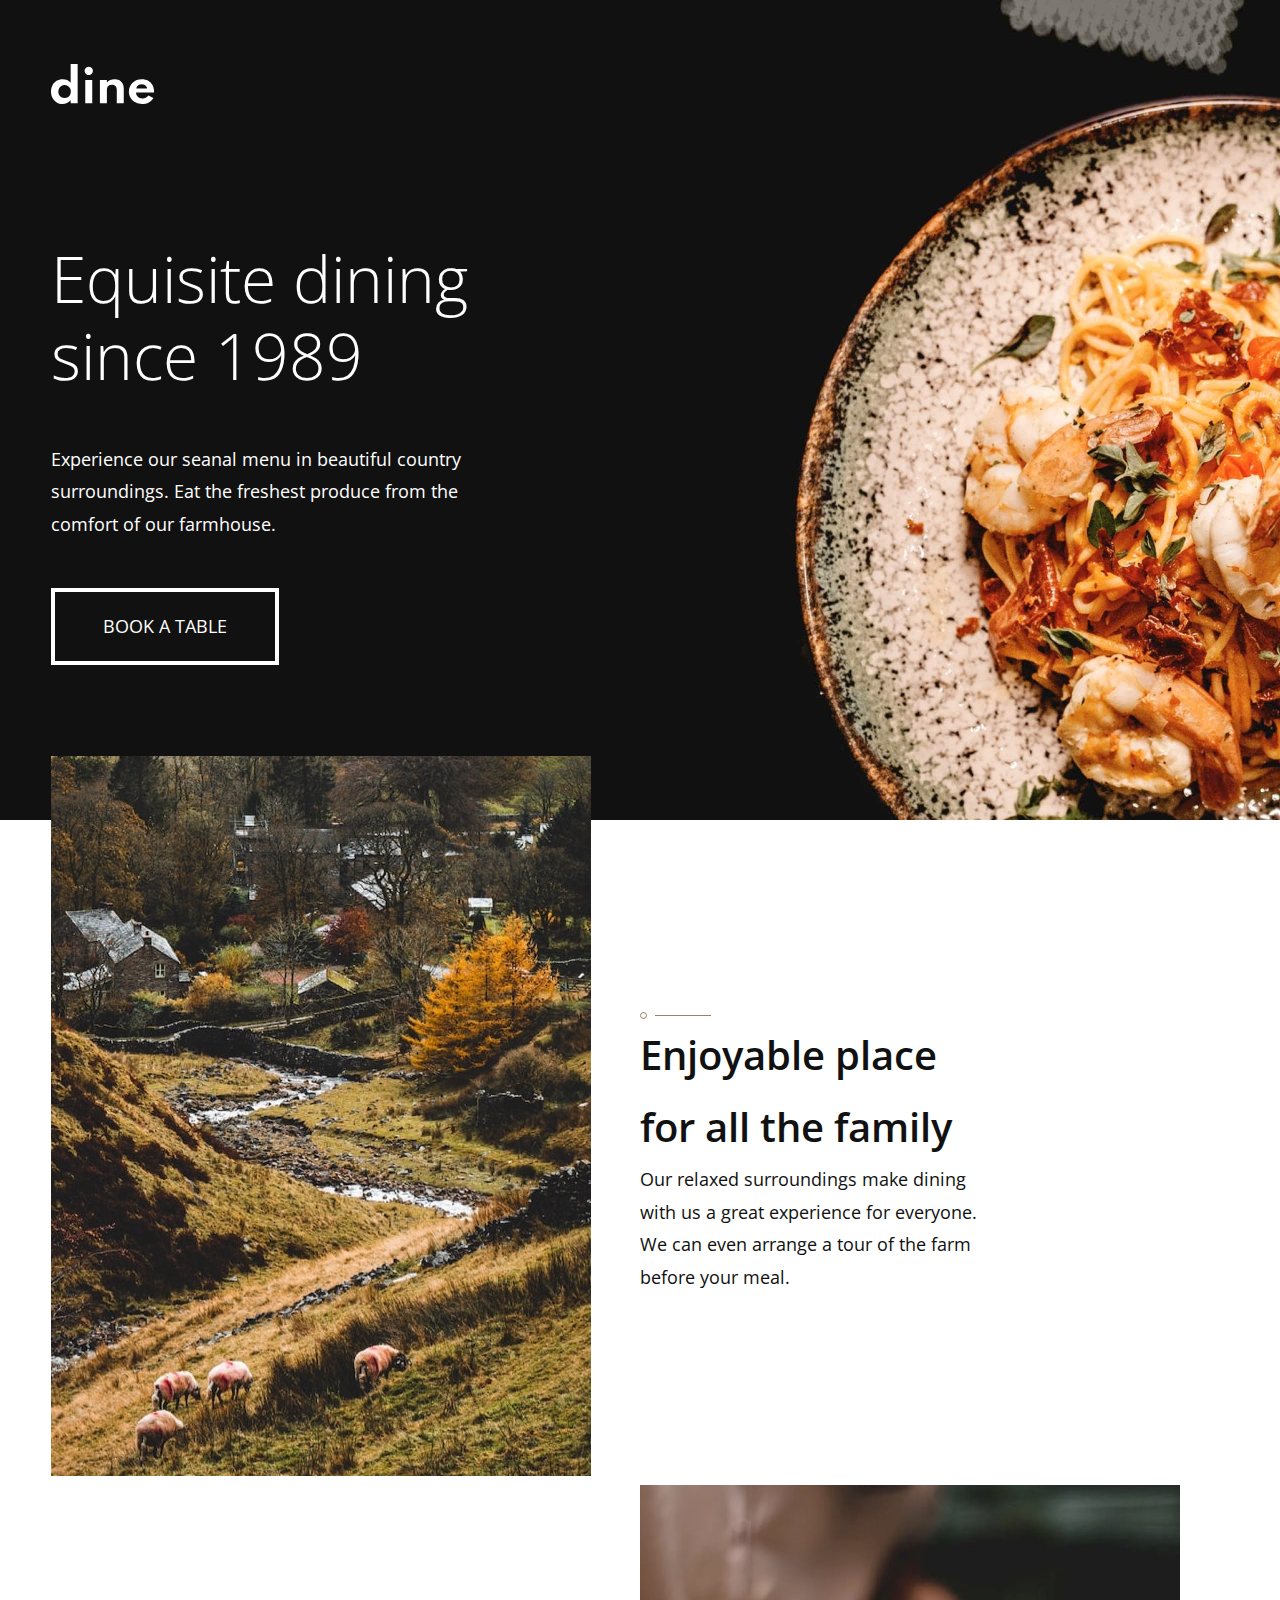
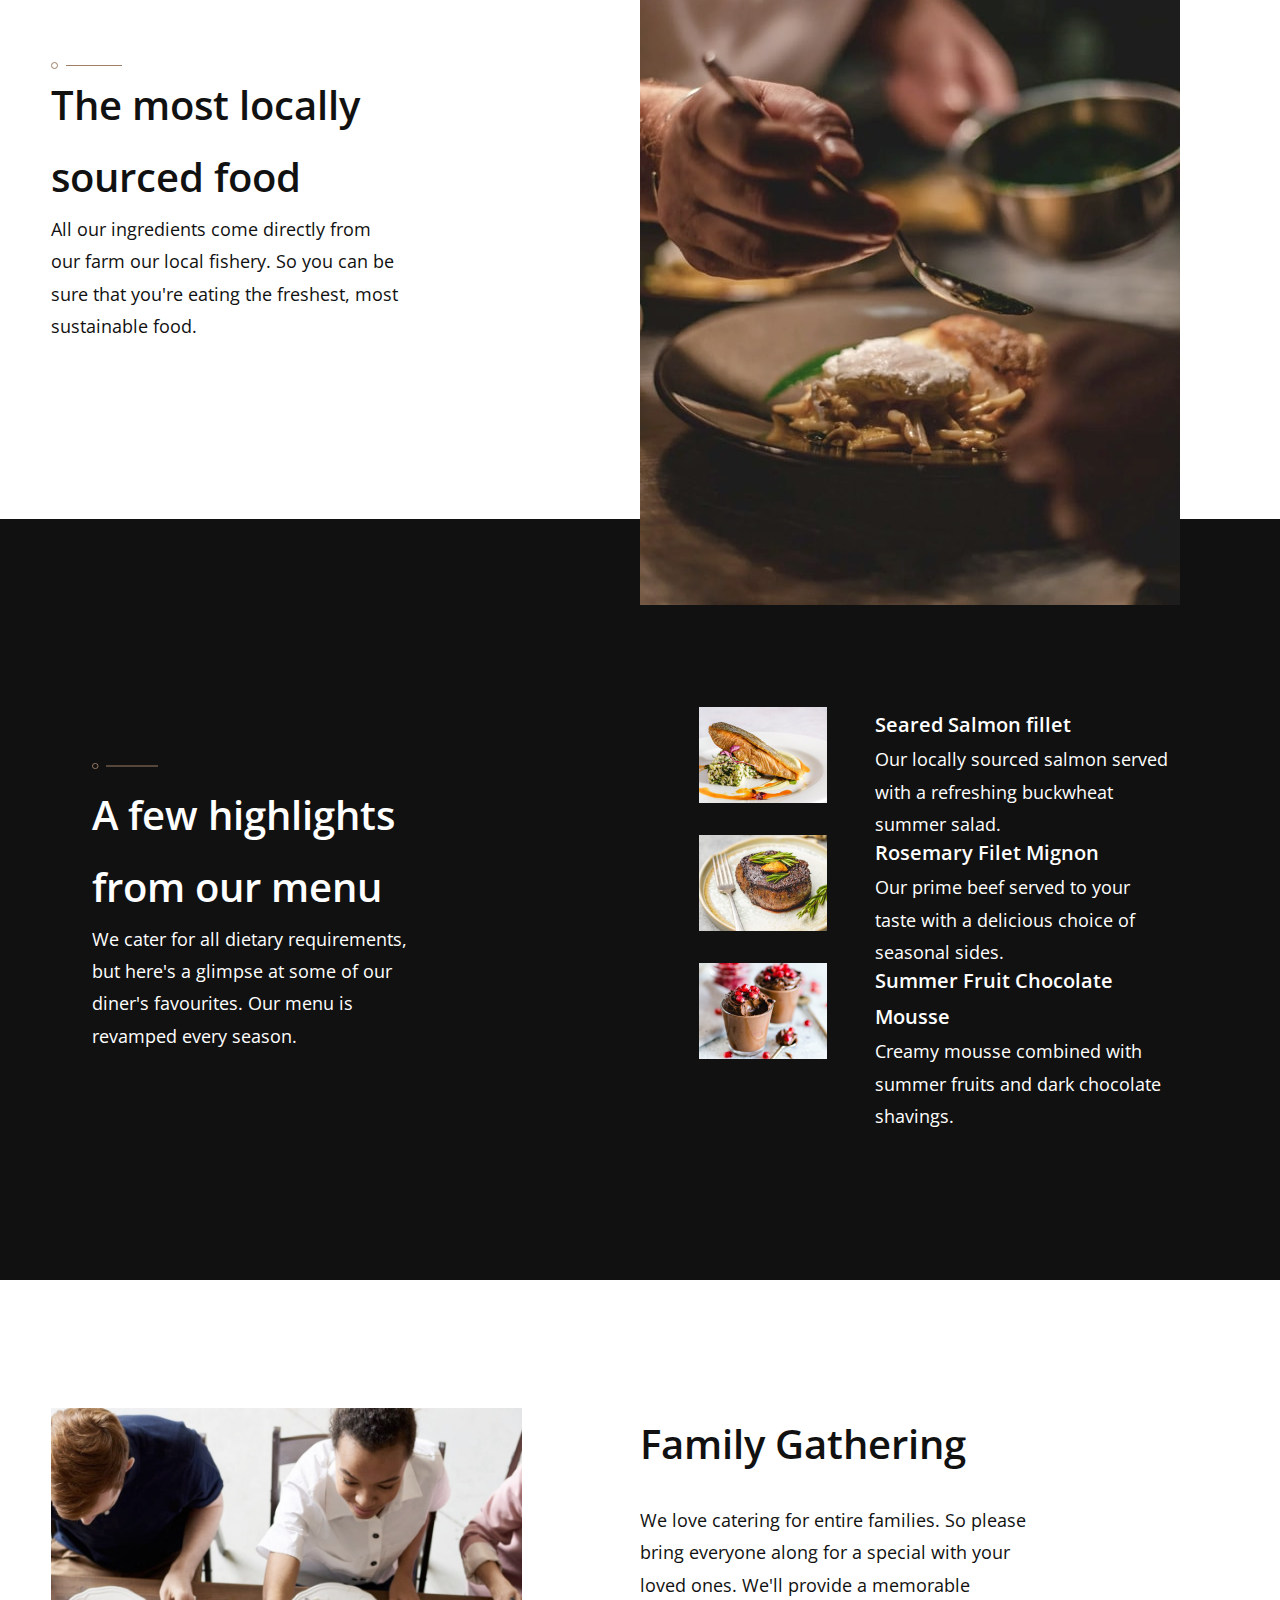
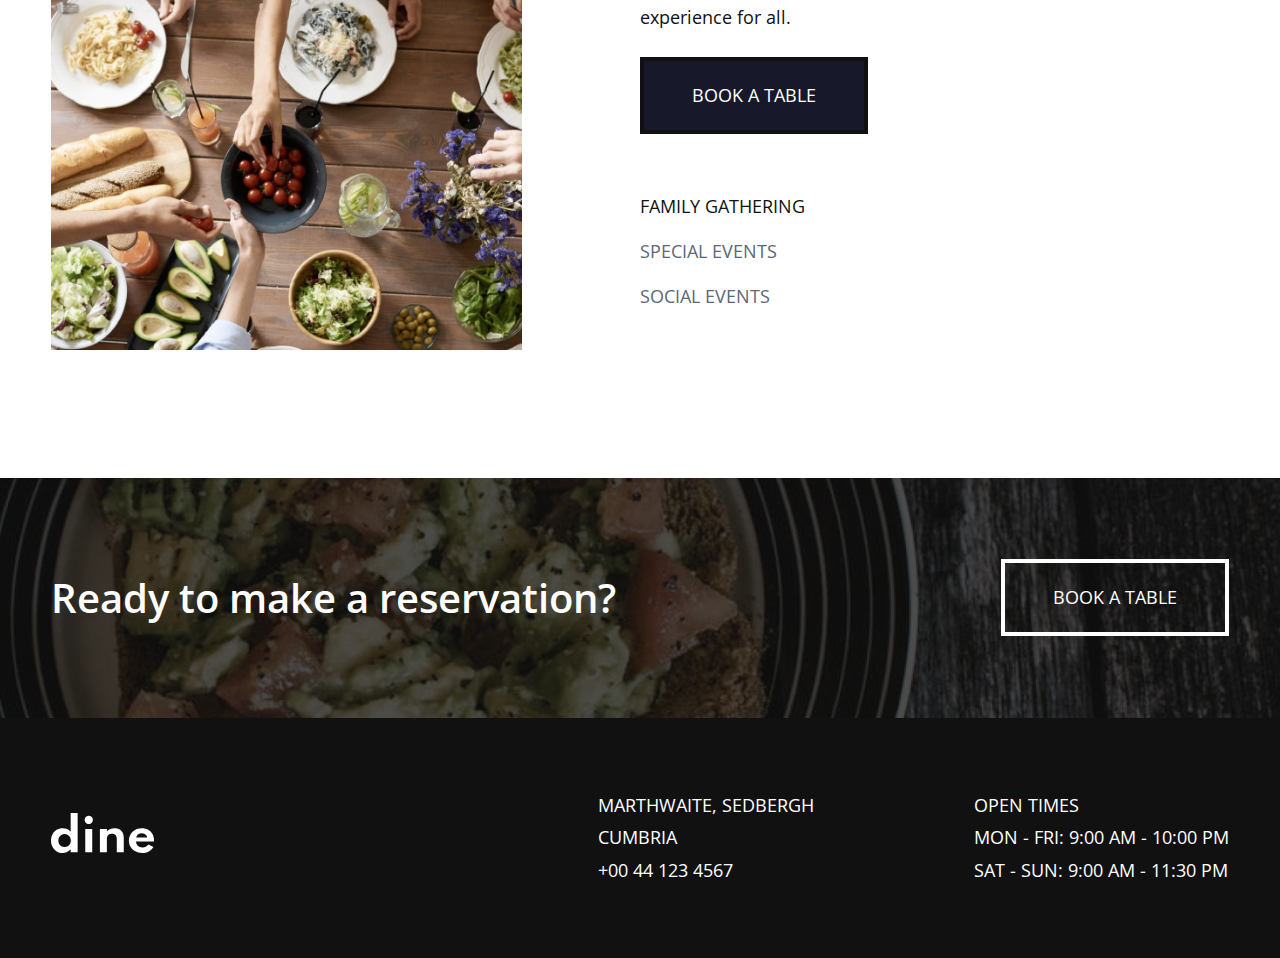
<file: index.html>
<!DOCTYPE html>
<html lang="en">
  <head>
    <meta charset="UTF-8" />
    <meta http-equiv="X-UA-Compatible" content="IE=edge" />
    <meta name="viewport" content="width=device-width, initial-scale=1.0" />
    <link rel="stylesheet" href="style.css" />
    <link rel="stylesheet" href="media-queries.css" />
    <title>Dine Restaurant Website</title>
  </head>
  <body>
    <header class="hero-section">
      <div class="container">
        <img class="desktop-logo-image mb-5" src="./images/logo.svg" alt="" />
        <div class="hero-text w-40">
          <div class="logo-header">
            <img class="mobile-logo-image" src="./images/logo.svg" alt="" />
          </div>

          <h1>Equisite dining since 1989</h1>
          <p>
            Experience our seanal menu in beautiful country surroundings. Eat
            the freshest produce from the comfort of our farmhouse.
          </p>
          <button class="btn">BOOK A TABLE</button>
        </div>
      </div>
    </header>
    <section class="description">
      <div class="container">
        <!-- <img
          class="absolute w-1/2 bottom-10 left-0"
          src="./images/patterns/pattern-curve-top-right.svg"
          alt=""
        /> -->
        <div class="grid grid-cols-2">
          <div class="-mt-10">
            <img
              id="enjoyable-place-img"
              src="./images/homepage/enjoyable-place-desktop.jpg"
              alt=""
            />
          </div>
          <div class="flex flex-col justify-center w-60">
            <img
              class="divider"
              src="./images/patterns/pattern-divide.svg"
              alt=""
            />

            <h2>Enjoyable place for all the family</h2>
            <p>
              Our relaxed surroundings make dining with us a great experience
              for everyone. We can even arrange a tour of the farm before your
              meal.
            </p>
          </div>
        </div>
      </div>
      <div class="container">
        <div class="grid grid-cols-2">
          <div class="flex flex-col justify-center w-60">
            <img
              class="divider"
              src="./images/patterns/pattern-divide.svg"
              alt=""
            />

            <h2>The most locally sourced food</h2>
            <p>
              All our ingredients come directly from our farm our local fishery.
              So you can be sure that you're eating the freshest, most
              sustainable food.
            </p>
          </div>
          <div class="locally-sourced-container">
            <img
              id="locally-sourced-img"
              class="mb-10"
              src="./images/homepage/locally-sourced-desktop.jpg"
              alt=""
            />
          </div>
        </div>
      </div>
    </section>
    <section class="menu-highlights">
      <div class="container grid grid-cols-2 h-full">
        <div class="flex flex-col justify-center w-70">
          <div class="highlight-banner">
            <img
              class="divider"
              src="./images/patterns/pattern-divide.svg"
              alt=""
            />
            <h2>A few highlights from our menu</h2>
            <p>
              We cater for all dietary requirements, but here's a glimpse at
              some of our diner's favourites. Our menu is revamped every season.
            </p>
          </div>
        </div>
        <div class="flex flex-col justify-center">
          <div class="highlight-container">
            <img
              id="salmon-image"
              src="./images/homepage/salmon-desktop-tablet@2x.jpg"
              alt=""
            />

            <div class="pl-3">
              <h3>Seared Salmon fillet</h3>
              <p>
                Our locally sourced salmon served with a refreshing buckwheat
                summer salad.
              </p>
            </div>
          </div>
          <div class="highlight-container">
            <img
              id="beef-image"
              src="./images/homepage/beef-desktop-tablet@2x.jpg"
              alt=""
            />
            <div class="pl-3">
              <h3>Rosemary Filet Mignon</h3>
              <p>
                Our prime beef served to your taste with a delicious choice of
                seasonal sides.
              </p>
            </div>
          </div>
          <div class="highlight-container">
            <img
              id="chocolate-image"
              src="./images/homepage/chocolate-desktop-tablet@2x.jpg"
              alt=""
            />
            <div class="pl-3">
              <h3>Summer Fruit Chocolate Mousse</h3>
              <p>
                Creamy mousse combined with summer fruits and dark chocolate
                shavings.
              </p>
            </div>
          </div>
        </div>
      </div>
    </section>

    <section class="gathering-events" id="family-gathering-section">
      <div class="grid grid-cols-2 container">
        <div class="flex">
          <img
            id="gathering-event-img"
            class="w-80"
            src="./images/homepage/family-gathering-desktop@2x.jpg"
            alt=""
          />
        </div>
        <div class="flex flex-col justify-center w-70 family-gathering-div">
          <h2 id="gathering-event-heading">Family Gathering</h2>
          <p id="gathering-event-text">
            We love catering for entire families. So please bring everyone along
            for a special with your loved ones. We'll provide a memorable
            experience for all.
          </p>
          <div class="flex selection-btn">
            <button class="btn btn-reverse">BOOK A TABLE</button>
          </div>

          <ul class="selection-list">
            <li id="family-link">FAMILY GATHERING</li>
            <li id="special-link" class="text-gray">SPECIAL EVENTS</li>
            <li id="social-link" class="text-gray">SOCIAL EVENTS</li>
          </ul>
        </div>
      </div>
    </section>

    <section class="ready-to-make-a-reservation">
      <div class="container flex align-items h-full space-between">
        <h2>Ready to make a reservation?</h2>
        <button class="btn">BOOK A TABLE</button>
      </div>
    </section>

    <footer class="footer">
      <div class="flex container space-between align-items h-full">
        <div class="footer-logo">
          <img src="./images/logo.svg" alt="" />
        </div>
        <div class="flex address-open">
          <div class="address">
            <p>MARTHWAITE, SEDBERGH</p>
            <p>CUMBRIA</p>
            <p>+00 44 123 4567</p>
          </div>
          <div class="open">
            <p>OPEN TIMES</p>
            <p>MON - FRI: 9:00 AM - 10:00 PM</p>
            <p>SAT - SUN: 9:00 AM - 11:30 PM</p>
          </div>
        </div>
      </div>
    </footer>

    <script src="./script.js"></script>
  </body>
</html>
</file>
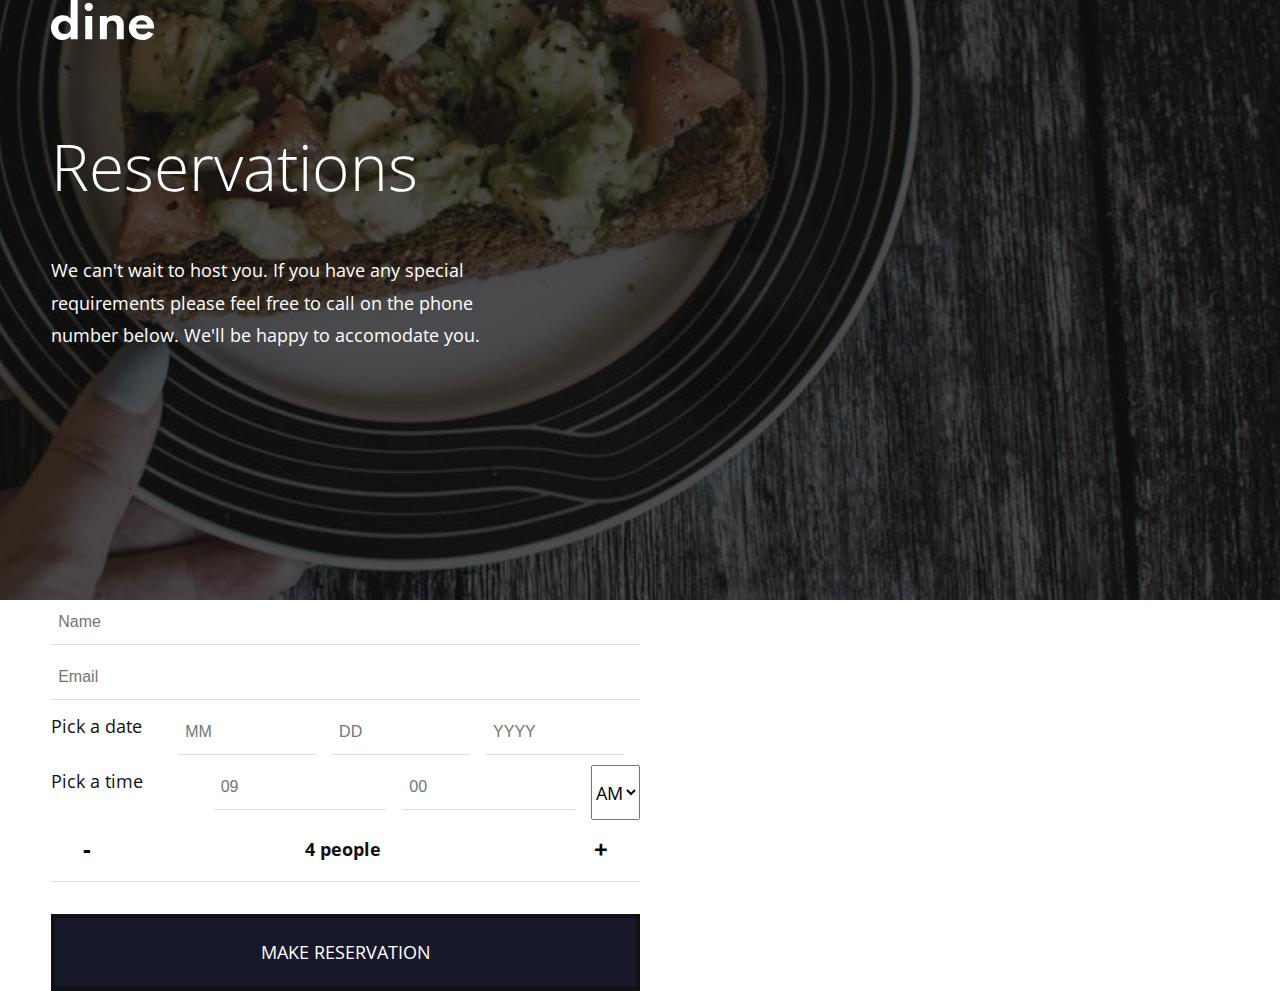
<file: booking.html>
<!DOCTYPE html>
<html lang="en">
  <head>
    <meta charset="UTF-8" />
    <meta http-equiv="X-UA-Compatible" content="IE=edge" />
    <meta name="viewport" content="width=device-width, initial-scale=1.0" />
    <title>Dine Restaurant - Booking</title>
    <link rel="stylesheet" href="./style.css" />
  </head>
  <body>
    <header class="reservations">
      <div class="container">
        <img class="mb-5" src="./images/logo.svg" alt="" />
        <div class="hero-text w-40">
          <h1>Reservations</h1>
          <p>
            We can't wait to host you. If you have any special requirements
            please feel free to call on the phone number below. We'll be happy
            to accomodate you.
          </p>
        </div>
      </div>
    </header>
    <section class="reservation-section">
      <div class="container form-styling">
        <form class="w-50" action="">
          <input type="text" placeholder="Name" />
          <input type="email" placeholder="Email" />
          <div class="month-time flex">
            <label for="data">Pick a date</label>

            <input type="text" placeholder="MM" />
            <input type="text" placeholder="DD" />
            <input class="year" type="text" placeholder="YYYY" />
          </div>
          <div class="month-time flex">
            <label for="">Pick a time</label>
            <input type="text" placeholder="09" />
            <input type="text" placeholder="00" />
            <select name="" id="">
              <option value="am">AM</option>
              <option value="pm">PM</option>
            </select>
          </div>
          <div class="amount flex">
            <button class="plus-minus">-</button>
            <label for="">4 people</label>
            <button class="plus-minus">+</button>
          </div>
          <button type="submit" class="btn btn-reverse reservation-btn">
            MAKE RESERVATION
          </button>
        </form>
      </div>
    </section>
  </body>
</html>
</file>
<file: style.css>
@import url('https://fonts.googleapis.com/css2?family=Open+Sans:wght@300;400;500;600;700&display=swap');
*,
*::before,
*::after {
  box-sizing: border-box;
}

img {
  max-width: 100%;
}

a,
button {
  cursor: revert;
}
ol,
ul,
menu {
  list-style: none;
}

:root {
  --primaryColor: #9e7f66;
  --primaryBlack: #111;
  --secondaryMirage: #17192b;
  --secondaryClary: #242b37;
  --secondaryGray: #5c6779;
}

button,
input,
optgroup,
select,
textarea {
  font-family: inherit; /* 1 */
  font-size: 100%; /* 1 */
  line-height: 1.15; /* 1 */
  margin: 0; /* 2 */
}

button {
  border-style: none;
  background: none;
}

body {
  font-family: 'Open Sans', sans-serif;
  color: var(--primaryBlack);
  font-size: 18px;
  line-height: 1.8;
  margin: 0;
}

h1,
h2,
h3,
h4,
h5,
h6,
p,
ul {
  margin: 0;
  padding: 0;
}

h1 {
  font-size: 64px;
  font-weight: 300;
  line-height: 1.2;
}

h2 {
  font-size: 40px;
  font-weight: 600;
}

h3 {
  font-size: 20px;
  font-weight: 600;
}

.text-gray {
  color: var(--secondaryGray);
}

/* FLEX BOX */

.flex {
  display: flex;
}

.flex-col {
  flex-direction: column;
}

.justify-center {
  justify-content: center;
}

.align-items {
  align-items: center;
}

.space-between {
  justify-content: space-between;
}

.flex-end {
  justify-content: flex-end;
}

/* GRID */

.grid {
  display: grid;
}

.grid-cols-2 {
  grid-template-columns: 1fr 1fr;
}

.grid-cols-3 {
  grid-template-columns: repeat(3, 1fr);
}

.hero-section {
  height: 51.25rem;
  background-image: url('./images/homepage/hero-bg-desktop@2x.jpg');
  color: #fff;
  padding-top: 4rem;
}

.hero-text {
  width: 40%;
}

.hero-text > * {
  margin-bottom: 3rem;
}

.mobile-logo-image {
  display: none;
}

.btn {
  cursor: pointer;
  color: inherit;
  padding: 1.5rem 3rem;
  border: 0.3rem solid;
}

.btn:hover,
.btn:focus {
  background-color: #fff;
  color: var(--primaryBlack);
  border: none;
}

.btn.btn-reverse {
  background-color: var(--secondaryMirage);
  color: #fff;
  border: 0.3rem solid var(--primaryBlack);
}

.btn.btn-reverse:hover,
.btn.btn-reverse:focus {
  background-color: #fff;
  color: var(--primaryBlack);
}

.container {
  margin: 0 auto;
  max-width: 1440px;
  padding: 0 3.2rem;
}

/* WIDTHS */

.w-50 {
  width: 50%;
}

.w-60 {
  width: 60%;
}

.w-70 {
  width: 70%;
}

.w-80 {
  width: 80%;
}
/* MARGINS */

.-mt-10 {
  margin-top: -4rem;
}

.mb-3 {
  margin-bottom: 3rem;
}

.mb-10 {
  margin-bottom: -6rem;
}

.mb-5 {
  margin-bottom: 5rem;
}

.divider {
  width: 20%;
}

.menu-highlights {
  height: 47.5625rem;
}

.highlight-banner {
  margin: 0 auto;
  width: 80% !important;
}

.highlight-container {
  display: flex;
  height: 96px;
  width: 80%;
  margin: 0 auto;
  margin-bottom: 2rem;
}

.highlight-container img {
  height: 100%;
}

.ready-to-make-a-reservation,
.footer {
  height: 15rem;
}

.ready-to-make-a-reservation {
  background: url('./images/homepage/ready-bg-desktop@2x.jpg');
}

.hero-section,
.ready-to-make-a-reservation,
.reservations {
  background-position: center;
  background-size: cover;
  background-repeat: no-repeat;
}

.gathering-events {
  padding: 8rem 0;
}

/* FOOTER */
.reservations,
.ready-to-make-a-reservation,
.menu-highlights,
.footer {
  background-color: var(--primaryBlack);
  color: #fff;
}

.selection-list {
  cursor: pointer;
}

.selection-list > * {
  margin-bottom: 0.8rem;
}

/* PADDING */
.pl-3 {
  padding-left: 3rem;
}

/* HEIGHTS */

.h-6 {
  height: 7rem;
}

.h-full {
  height: 100%;
}

.reservations {
  height: 37.5rem;
  background-image: url('./images/booking/hero-bg-desktop@2x.jpg');
}

.reservation-section {
  height: 20rem;
}

.form-styling input[type='text'],
.form-styling input[type='email'] {
  box-sizing: border-box;
  -webkit-box-sizing: border-box;
  -moz-box-sizing: border-box;
  outline: none;
  display: block;
  width: 100%;
  padding: 7px;
  border: none;
  border-bottom: 1px solid #ddd;
  background: transparent;
  margin-bottom: 10px;
  font: 16px Arial, Helvetica, sans-serif;
  height: 45px;
}

label {
  width: 100% !important;
}

select {
  display: block;
}
.family-gathering-div > * {
  margin-bottom: 1.5rem;
}

.selection-list {
  margin-top: 2rem;
}

.address {
  margin-right: 10rem;
}

.month-time input {
  margin-right: 1rem;
}

.year {
  margin-right: 0;
}

.reservation-btn {
  width: 100%;
  margin-top: 2rem;
}

.amount {
  margin-top: 0.8rem;
  border-bottom: 1px solid #ddd;
  padding-bottom: 1rem;
}

.amount .plus-minus {
  padding: 0 2rem;
  font-size: 1.5rem;
  font-weight: 700;
}

.amount label {
  text-align: center;
  font-weight: 700;
}
</file>
<file: media-queries.css>
@media screen and (max-width: 976px) {
  .grid-cols-2 {
    grid-template-columns: 1fr;
  }

  .container {
    width: 100%;
  }

  .hero-section {
    height: 62rem;
    background: url('./images/homepage/hero-bg-tablet@2x.jpg');
    background-color: var(--primaryBlack);
    background-position: top;
    background-size: cover;
    display: flex;
    justify-content: center;
    align-items: center;
    padding-top: 16rem;
  }

  .logo-header {
    display: flex;
    justify-content: center;
  }

  .desktop-logo-image {
    display: none;
  }

  .mobile-logo-image {
    display: block;
  }

  .hero-text {
    width: 100%;
    padding: 15.5rem 3rem;
    text-align: center;
  }

  .w-60,
  .w-70,
  .w-80 {
    width: 100%;
    text-align: center;
  }

  .selection-list {
    order: -1;
    margin-top: 3rem;
  }

  .selection-list li {
    display: inline-block;
    margin-right: 1.5rem;
  }

  .selection-btn {
    justify-content: center;
    margin-top: 2rem;
  }

  .locally-sourced-container {
    order: -1;
  }

  .ready-to-make-a-reservation div {
    flex-direction: column;
    justify-content: center;
  }

  .ready-to-make-a-reservation div h2 {
    margin-bottom: 1rem;
  }

  #enjoyable-place-img {
    content: url('./images/homepage/enjoyable-place-tablet@2x.jpg');
  }

  #locally-sourced-img {
    content: url('./images/homepage/locally-sourced-tablet@2x.jpg');
    margin-bottom: 0;
  }

  .menu-highlights {
    height: 55.6875rem;
  }

  /* FOOTER */
  .address-open {
    flex-direction: column;
    margin-right: 10rem;
  }
  .address {
    margin-right: 0;
    margin-bottom: 1rem;
  }

  .ready-to-make-a-reservation {
    background: url('./images/homepage/ready-bg-tablet@2x.jpg');
    background-size: contain;
    height: 16rem;
  }
}

@media screen and (max-width: 476px) {
  body {
    font-size: 16px;
  }
  h1 {
    font-size: 40px;
  }
  .container {
    padding: 0 1.2rem;
  }

  .-mt-10 {
    margin-top: -2rem;
  }

  .hero-section {
    height: 46.75rem;

    padding-bottom: 3rem;

    background: url('./images/homepage/hero-bg-mobile@2x.jpg');
    background-position: top;
    background-size: cover;
  }

  .hero-text {
    padding: 0;
  }

  #enjoyable-place-img {
    content: url('./images/homepage/enjoyable-place-mobile@2x.jpg');
  }

  #locally-sourced-img {
    content: url('./images/homepage/locally-sourced-mobile@2x.jpg');
  }

  .selection-list li {
    margin-right: 2rem;
  }

  .menu-highlights {
    height: 98.5rem;
  }

  .highlight-container {
    flex-direction: column;
    height: 100%;
  }

  .highlight-container div {
    text-align: center;
    padding-left: 0;
  }

  .highlight-banner {
    width: 100% !important;
  }

  #salmon-image {
    content: url('./images/homepage/salmon-mobile@2x.jpg');
  }

  #beef-image {
    content: url('./images/homepage/beef-mobile@2x.jpg');
  }

  #chocolate-image {
    content: url('./images/homepage/chocolate-mobile@2x.jpg');
  }

  .ready-to-make-a-reservation {
    background: url('./images/homepage/ready-bg-mobile@2x.jpg');
    height: 20.5rem;
    background-size: contain;
  }

  .selection-list li {
    font-size: 12px;
    margin-right: 0.5rem;
  }

  .ready-to-make-a-reservation div {
    text-align: center;
  }

  .footer {
    height: 27.5rem;
  }

  .footer-logo {
    margin-bottom: 1rem;
  }

  .footer div {
    flex-direction: column;
    justify-content: center;
  }

  .address-open {
    margin: 0;
    text-align: center;
  }
}
</file>
